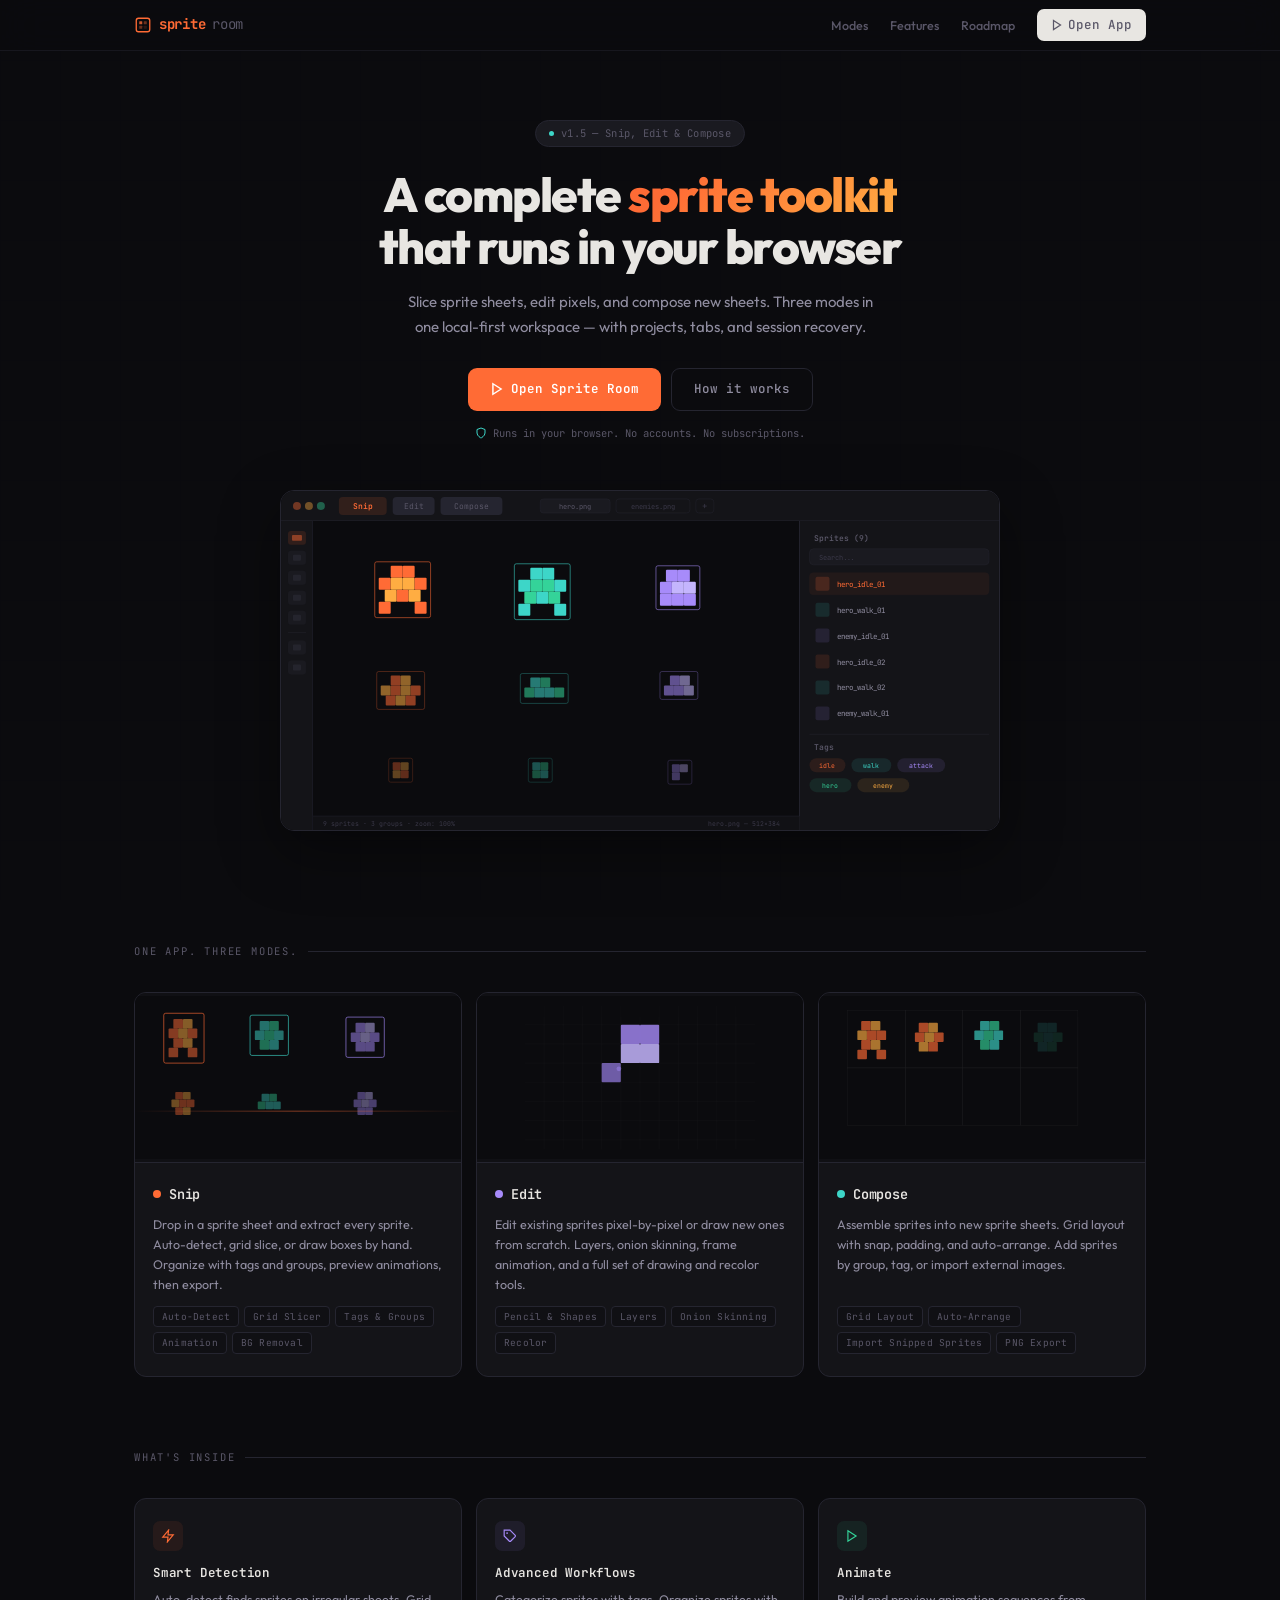
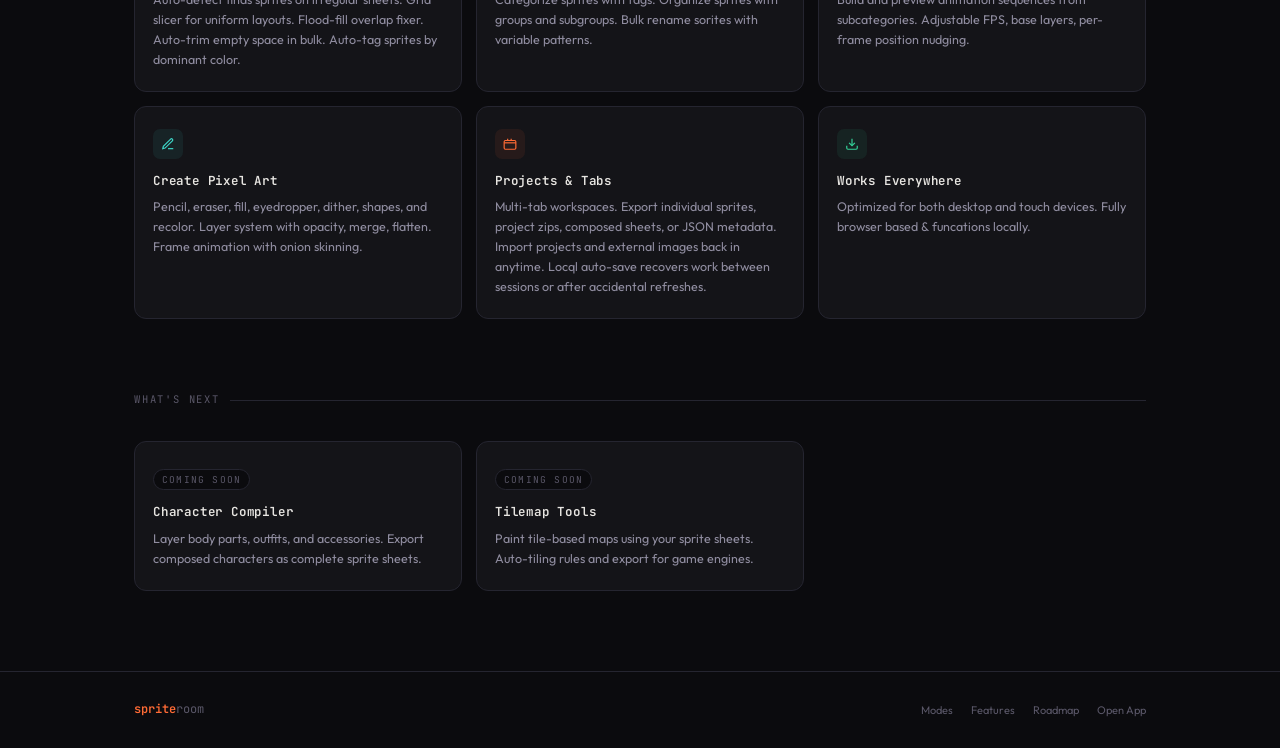
<file: index.html>
<!DOCTYPE html>
<html lang="en">
<head>
<meta charset="UTF-8">
<meta name="viewport" content="width=device-width, initial-scale=1.0">
<title>Sprite Room — Local-First Sprite Tools</title>
<link href="https://fonts.googleapis.com/css2?family=JetBrains+Mono:wght@400;500;600;700&family=Outfit:wght@300;400;500;600;700;800&display=swap" rel="stylesheet">
<style>
*,*::before,*::after{margin:0;padding:0;box-sizing:border-box}
:root{
  --bg:#0b0b0e;--bg2:#101014;--surface:#141418;--surface2:#1a1a20;--surface3:#222229;
  --border:#252530;--border-hi:#35353f;--text:#e8e6e2;--text2:#908da0;--text3:#5a5768;
  --accent:#ff6b35;--accent2:#ffad42;--accent-soft:rgba(255,107,53,.08);--accent-glow:rgba(255,107,53,.14);
  --teal:#3dd6c8;--teal-soft:rgba(61,214,200,.08);--violet:#a78bfa;--violet-soft:rgba(167,139,250,.08);
  --green:#34d399;--green-soft:rgba(52,211,153,.08);
  --mono:'JetBrains Mono',monospace;--body:'Outfit',sans-serif;
}
html{scroll-behavior:smooth}
body{background:var(--bg);color:var(--text);font-family:var(--body);overflow-x:hidden;line-height:1.65;-webkit-font-smoothing:antialiased}
.wrap{max-width:1060px;margin:0 auto;padding:0 24px}
a{color:inherit;text-decoration:none}
body::before{content:'';position:fixed;inset:0;z-index:0;pointer-events:none;opacity:.018;background-image:linear-gradient(var(--border) 1px,transparent 1px),linear-gradient(90deg,var(--border) 1px,transparent 1px);background-size:60px 60px}

nav{position:fixed;top:0;left:0;right:0;z-index:100;background:rgba(11,11,14,.8);backdrop-filter:blur(20px) saturate(1.5);border-bottom:1px solid rgba(37,37,48,.5)}
nav .wrap{display:flex;align-items:center;height:50px;gap:14px}
.nav-logo{font-family:var(--mono);font-weight:700;font-size:14px;color:var(--accent);display:flex;align-items:center;gap:7px;flex-shrink:0;letter-spacing:-.3px}
.nav-logo svg{flex-shrink:0}
.nav-logo .room{color:var(--text3);font-weight:400}
.nav-r{display:flex;gap:22px;align-items:center;margin-left:auto}
.nav-r a{font-size:12.5px;font-weight:500;color:var(--text3);transition:color .2s}
.nav-r a:hover{color:var(--text)}
.nav-open{display:inline-flex;align-items:center;gap:5px;padding:6px 14px;border-radius:7px;font-family:var(--mono);font-size:11.5px;font-weight:600;background:var(--text);color:var(--bg);transition:all .2s;flex-shrink:0}
.nav-open:hover{background:#fff;transform:translateY(-1px)}
@media(max-width:640px){.nav-r a:not(.nav-open){display:none}.nav-r{gap:0}}

.hero{position:relative;z-index:1;padding:120px 0 48px}
.hero .wrap{display:flex;flex-direction:column;align-items:center;text-align:center}
.hero-chip{display:inline-flex;align-items:center;gap:7px;padding:4px 13px;border-radius:20px;margin-bottom:22px;background:var(--surface2);border:1px solid var(--border);font-family:var(--mono);font-size:10.5px;color:var(--text3);letter-spacing:.3px}
.hero-chip .dot{width:5px;height:5px;border-radius:50%;background:var(--teal)}
h1{font-family:var(--body);font-weight:800;font-size:clamp(30px,4.8vw,48px);line-height:1.08;letter-spacing:-1.5px;margin-bottom:16px}
h1 .hl{background:linear-gradient(135deg,var(--accent) 20%,var(--accent2));-webkit-background-clip:text;-webkit-text-fill-color:transparent;background-clip:text}
.hero-sub{font-size:15px;color:var(--text2);max-width:480px;line-height:1.7;margin-bottom:28px}
.hero-actions{display:flex;gap:10px;flex-wrap:wrap;justify-content:center;margin-bottom:14px}
.btn-go{display:inline-flex;align-items:center;gap:7px;padding:10px 22px;border-radius:9px;font-family:var(--mono);font-size:12.5px;font-weight:600;background:var(--accent);color:#fff;transition:all .25s;border:none;cursor:pointer}
.btn-go:hover{background:#e55a28;transform:translateY(-1px)}
.btn-ghost{display:inline-flex;align-items:center;gap:7px;padding:10px 22px;border-radius:9px;font-family:var(--mono);font-size:12.5px;font-weight:500;background:transparent;color:var(--text2);border:1px solid var(--border);transition:all .25s;cursor:pointer}
.btn-ghost:hover{border-color:var(--border-hi);color:var(--text);transform:translateY(-1px)}
.hero-note{font-family:var(--mono);font-size:10.5px;color:var(--text3);display:flex;align-items:center;gap:6px}
.hero-note svg{color:var(--teal);flex-shrink:0}

.hero-ill{margin-top:48px;width:100%;max-width:720px}
.hero-frame{border-radius:14px;overflow:hidden;border:1px solid var(--border);background:var(--surface);box-shadow:0 20px 60px rgba(0,0,0,.4)}
.hero-frame svg{width:100%;display:block}
@media(max-width:700px){.hero-ill{max-width:100%}}

.sec{position:relative;z-index:1}
.sec-label{display:flex;align-items:center;gap:10px;font-family:var(--mono);font-size:10.5px;text-transform:uppercase;letter-spacing:1.8px;color:var(--text3);margin-bottom:32px}
.sec-label::after{content:'';flex:1;height:1px;background:var(--border)}

.modes{padding:64px 0 0}
.modes-grid{display:grid;grid-template-columns:repeat(3,1fr);gap:14px}
.mode{background:var(--surface);border:1px solid var(--border);border-radius:12px;overflow:hidden;transition:border-color .3s,transform .3s;display:flex;flex-direction:column}
.mode:hover{border-color:var(--border-hi);transform:translateY(-2px)}
.mode-vis{height:170px;border-bottom:1px solid var(--border);background:var(--bg2);overflow:hidden}
.mode-vis svg{width:100%;height:100%}
.mode-body{padding:20px 18px 22px;flex:1;display:flex;flex-direction:column}
.mode-head{display:flex;align-items:center;gap:8px;margin-bottom:8px}
.mode-dot{width:8px;height:8px;border-radius:50%;flex-shrink:0}
.mode-dot.orange{background:var(--accent)}.mode-dot.violet{background:var(--violet)}.mode-dot.teal{background:var(--teal)}
.mode h3{font-family:var(--mono);font-size:13.5px;font-weight:600;letter-spacing:-.2px}
.mode p{font-size:12.5px;color:var(--text2);line-height:1.6;margin-bottom:12px;flex:1}
.mode-caps{display:flex;flex-wrap:wrap;gap:5px}
.mode-cap{font-family:var(--mono);font-size:9.5px;padding:2px 8px;border-radius:4px;background:var(--bg2);border:1px solid var(--border);color:var(--text3);letter-spacing:.2px}
@media(max-width:800px){.modes-grid{grid-template-columns:1fr;max-width:380px;margin:0 auto}}

.features{padding:72px 0 0}
.feat-grid{display:grid;grid-template-columns:repeat(3,1fr);gap:14px}
.feat{background:var(--surface);border:1px solid var(--border);border-radius:12px;padding:22px 18px;transition:border-color .3s,transform .3s;display:flex;flex-direction:column}
.feat:hover{border-color:var(--border-hi);transform:translateY(-2px)}
.feat-icon{width:30px;height:30px;border-radius:7px;display:flex;align-items:center;justify-content:center;margin-bottom:12px;flex-shrink:0}
.feat-icon.orange{background:var(--accent-soft);color:var(--accent)}
.feat-icon.teal{background:var(--teal-soft);color:var(--teal)}
.feat-icon.violet{background:var(--violet-soft);color:var(--violet)}
.feat-icon.green{background:var(--green-soft);color:var(--green)}
.feat h3{font-family:var(--mono);font-size:12.5px;font-weight:600;letter-spacing:-.2px;margin-bottom:5px}
.feat p{font-size:12.5px;color:var(--text2);line-height:1.6}
@media(max-width:700px){.feat-grid{grid-template-columns:1fr 1fr}}
@media(max-width:480px){.feat-grid{grid-template-columns:1fr}}

.roadmap{padding:72px 0 0}
.road-grid{display:grid;grid-template-columns:repeat(3,1fr);gap:14px}
.road{background:var(--surface);border:1px solid var(--border);border-radius:12px;padding:22px 18px;transition:border-color .3s,transform .3s}
.road:hover{border-color:var(--border-hi);transform:translateY(-2px)}
.road-badge{display:inline-block;font-family:var(--mono);font-size:9.5px;text-transform:uppercase;letter-spacing:1.2px;color:var(--text3);background:var(--bg);border:1px solid var(--border);padding:2px 8px;border-radius:12px;margin-bottom:12px}
.road h3{font-family:var(--mono);font-size:12.5px;font-weight:600;letter-spacing:-.2px;margin-bottom:5px}
.road p{font-size:12.5px;color:var(--text2);line-height:1.6}
@media(max-width:600px){.road-grid{grid-template-columns:1fr}}

footer{position:relative;z-index:1;margin-top:80px;padding:28px 0;border-top:1px solid var(--border)}
footer .wrap{display:flex;align-items:center;justify-content:space-between}
.foot-logo{font-family:var(--mono);font-size:12px;color:var(--text3)}
.foot-logo span{color:var(--accent);font-weight:600}
.foot-r{display:flex;gap:18px}
.foot-r a{font-size:11px;color:var(--text3);transition:color .2s}
.foot-r a:hover{color:var(--text)}

.rv{opacity:0;transform:translateY(20px);transition:opacity .6s cubic-bezier(.22,1,.36,1),transform .6s cubic-bezier(.22,1,.36,1)}
.rv.vis{opacity:1;transform:translateY(0)}
.s1{transition-delay:.04s}.s2{transition-delay:.08s}.s3{transition-delay:.12s}
.s4{transition-delay:.16s}.s5{transition-delay:.2s}.s6{transition-delay:.24s}
</style>
</head>
<body>

<nav>
  <div class="wrap">
    <a href="#" class="nav-logo">
      <svg width="18" height="18" viewBox="0 0 24 24" fill="none" stroke="currentColor" stroke-width="1.75"><rect x="3" y="3" width="18" height="18" rx="3"/><rect x="7" y="7" width="4" height="4" rx=".5" fill="currentColor" stroke="none" opacity=".8"/><rect x="13" y="7" width="4" height="4" rx=".5" fill="currentColor" stroke="none" opacity=".4"/><rect x="7" y="13" width="4" height="4" rx=".5" fill="currentColor" stroke="none" opacity=".4"/><rect x="13" y="13" width="4" height="4" rx=".5" fill="currentColor" stroke="none" opacity=".15"/></svg>
      sprite<span class="room">room</span>
    </a>
    <div class="nav-r">
      <a href="#modes">Modes</a>
      <a href="#features">Features</a>
      <a href="#roadmap">Roadmap</a>
      <a href="./tools/spritesnip/index.html" class="nav-open">
        <svg width="12" height="12" viewBox="0 0 24 24" fill="none" stroke="currentColor" stroke-width="2.5"><polygon points="5 3 19 12 5 21 5 3"/></svg>
        Open App
      </a>
    </div>
  </div>
</nav>

<section class="hero">
  <div class="wrap">
    <div class="hero-chip"><span class="dot"></span>v1.5 — Snip, Edit &amp; Compose</div>
    <h1>A complete <span class="hl">sprite toolkit</span><br>that runs in your browser</h1>
    <p class="hero-sub">Slice sprite sheets, edit pixels, and compose new sheets. Three modes in one local-first workspace — with projects, tabs, and session recovery.</p>
    <div class="hero-actions">
      <a href="./tools/spritesnip/index.html" class="btn-go"><svg width="14" height="14" viewBox="0 0 24 24" fill="none" stroke="currentColor" stroke-width="2.5"><polygon points="5 3 19 12 5 21 5 3"/></svg>Open Sprite Room</a>
      <a href="#modes" class="btn-ghost">How it works</a>
    </div>
    <div class="hero-note">
      <svg width="12" height="12" viewBox="0 0 24 24" fill="none" stroke="currentColor" stroke-width="2"><path d="M12 22s8-4 8-10V5l-8-3-8 3v7c0 6 8 10 8 10z"/></svg>
      Runs in your browser. No accounts. No subscriptions.
    </div>

    <div class="hero-ill">
      <div class="hero-frame">
        <svg viewBox="0 0 720 340" xmlns="http://www.w3.org/2000/svg">
          <rect width="720" height="340" fill="#0b0b0e"/>
          <!-- Title bar -->
          <rect x="0" y="0" width="720" height="30" fill="#141418"/>
          <line x1="0" y1="30" x2="720" y2="30" stroke="#252530"/>
          <circle cx="16" cy="15" r="4" fill="#ff6b35" opacity=".4"/>
          <circle cx="28" cy="15" r="4" fill="#ffad42" opacity=".4"/>
          <circle cx="40" cy="15" r="4" fill="#34d399" opacity=".4"/>
          <!-- Mode tabs -->
          <rect x="58" y="6" width="48" height="18" rx="4" fill="#ff6b35" opacity=".12"/>
          <text x="82" y="18" text-anchor="middle" font-family="JetBrains Mono,monospace" font-size="8" fill="#ff6b35" font-weight="600">Snip</text>
          <rect x="112" y="6" width="42" height="18" rx="4" fill="#252530"/>
          <text x="133" y="18" text-anchor="middle" font-family="JetBrains Mono,monospace" font-size="8" fill="#5a5768">Edit</text>
          <rect x="160" y="6" width="62" height="18" rx="4" fill="#252530"/>
          <text x="191" y="18" text-anchor="middle" font-family="JetBrains Mono,monospace" font-size="8" fill="#5a5768">Compose</text>
          <!-- Project tabs -->
          <rect x="260" y="8" width="70" height="14" rx="3" fill="#1a1a20" stroke="#252530" stroke-width=".5"/>
          <text x="295" y="18" text-anchor="middle" font-family="JetBrains Mono,monospace" font-size="7" fill="#5a5768">hero.png</text>
          <rect x="336" y="8" width="74" height="14" rx="3" fill="#141418" stroke="#252530" stroke-width=".5"/>
          <text x="373" y="18" text-anchor="middle" font-family="JetBrains Mono,monospace" font-size="7" fill="#3a3848">enemies.png</text>
          <rect x="416" y="8" width="18" height="14" rx="3" fill="#141418" stroke="#252530" stroke-width=".5"/>
          <text x="425" y="18" text-anchor="middle" font-family="JetBrains Mono,monospace" font-size="9" fill="#3a3848">+</text>

          <!-- Left toolbar -->
          <rect x="0" y="30" width="32" height="310" fill="#141418"/>
          <line x1="32" y1="30" x2="32" y2="340" stroke="#252530"/>
          <rect x="7" y="40" width="18" height="14" rx="3" fill="#ff6b35" opacity=".12"/><rect x="11" y="44" width="10" height="6" rx="1" fill="#ff6b35" opacity=".45"/>
          <rect x="7" y="60" width="18" height="14" rx="3" fill="#1a1a20"/><rect x="12" y="64" width="8" height="6" rx="1" fill="#3a3848" opacity=".35"/>
          <rect x="7" y="80" width="18" height="14" rx="3" fill="#1a1a20"/><rect x="12" y="84" width="8" height="6" rx="1" fill="#3a3848" opacity=".35"/>
          <rect x="7" y="100" width="18" height="14" rx="3" fill="#1a1a20"/><rect x="12" y="104" width="8" height="6" rx="1" fill="#3a3848" opacity=".35"/>
          <rect x="7" y="120" width="18" height="14" rx="3" fill="#1a1a20"/><rect x="12" y="124" width="8" height="6" rx="1" fill="#3a3848" opacity=".35"/>
          <line x1="7" y1="142" x2="25" y2="142" stroke="#252530" stroke-width=".5"/>
          <rect x="7" y="150" width="18" height="14" rx="3" fill="#1a1a20"/><rect x="12" y="154" width="8" height="6" rx="1" fill="#3a3848" opacity=".35"/>
          <rect x="7" y="170" width="18" height="14" rx="3" fill="#1a1a20"/><rect x="12" y="174" width="8" height="6" rx="1" fill="#3a3848" opacity=".35"/>

          <!-- Canvas -->
          <rect x="32" y="30" width="488" height="310" fill="#0b0b0e"/>

          <!-- Sprite 1 — orange character, well-centered -->
          <g>
            <rect x="110" y="75" width="12" height="12" fill="#ff6b35" rx="1"/>
            <rect x="122" y="75" width="12" height="12" fill="#ff6b35" rx="1"/>
            <rect x="98" y="87" width="12" height="12" fill="#ff6b35" rx="1"/>
            <rect x="110" y="87" width="12" height="12" fill="#ffad42" rx="1"/>
            <rect x="122" y="87" width="12" height="12" fill="#ffad42" rx="1"/>
            <rect x="134" y="87" width="12" height="12" fill="#ff6b35" rx="1"/>
            <rect x="104" y="99" width="12" height="12" fill="#ffad42" rx="1"/>
            <rect x="116" y="99" width="12" height="12" fill="#ff6b35" rx="1"/>
            <rect x="128" y="99" width="12" height="12" fill="#ffad42" rx="1"/>
            <rect x="98" y="111" width="12" height="12" fill="#ff6b35" rx="1"/>
            <rect x="134" y="111" width="12" height="12" fill="#ff6b35" rx="1"/>
            <rect x="94" y="71" width="56" height="56" rx="2" fill="none" stroke="#ff6b35" stroke-width="1" opacity=".55"/>
          </g>

          <!-- Sprite 2 — teal character -->
          <g>
            <rect x="250" y="77" width="12" height="12" fill="#3dd6c8" rx="1"/>
            <rect x="262" y="77" width="12" height="12" fill="#3dd6c8" rx="1"/>
            <rect x="238" y="89" width="12" height="12" fill="#3dd6c8" rx="1"/>
            <rect x="250" y="89" width="12" height="12" fill="#34d399" rx="1"/>
            <rect x="262" y="89" width="12" height="12" fill="#34d399" rx="1"/>
            <rect x="274" y="89" width="12" height="12" fill="#3dd6c8" rx="1"/>
            <rect x="244" y="101" width="12" height="12" fill="#34d399" rx="1"/>
            <rect x="256" y="101" width="12" height="12" fill="#3dd6c8" rx="1"/>
            <rect x="268" y="101" width="12" height="12" fill="#34d399" rx="1"/>
            <rect x="238" y="113" width="12" height="12" fill="#3dd6c8" rx="1"/>
            <rect x="274" y="113" width="12" height="12" fill="#3dd6c8" rx="1"/>
            <rect x="234" y="73" width="56" height="56" rx="2" fill="none" stroke="#3dd6c8" stroke-width="1" opacity=".55"/>
          </g>

          <!-- Sprite 3 — violet character -->
          <g>
            <rect x="386" y="79" width="12" height="12" fill="#a78bfa" rx="1"/>
            <rect x="398" y="79" width="12" height="12" fill="#a78bfa" rx="1"/>
            <rect x="380" y="91" width="12" height="12" fill="#a78bfa" rx="1"/>
            <rect x="392" y="91" width="12" height="12" fill="#c4b5fd" rx="1"/>
            <rect x="404" y="91" width="12" height="12" fill="#c4b5fd" rx="1"/>
            <rect x="380" y="103" width="12" height="12" fill="#a78bfa" rx="1"/>
            <rect x="392" y="103" width="12" height="12" fill="#a78bfa" rx="1"/>
            <rect x="404" y="103" width="12" height="12" fill="#a78bfa" rx="1"/>
            <rect x="376" y="75" width="44" height="44" rx="2" fill="none" stroke="#a78bfa" stroke-width="1" opacity=".55"/>
          </g>

          <!-- Row 2 — smaller variants -->
          <g opacity=".55">
            <rect x="110" y="185" width="10" height="10" fill="#ff6b35" rx="1"/>
            <rect x="120" y="185" width="10" height="10" fill="#ffad42" rx="1"/>
            <rect x="100" y="195" width="10" height="10" fill="#ffad42" rx="1"/>
            <rect x="110" y="195" width="10" height="10" fill="#ff6b35" rx="1"/>
            <rect x="120" y="195" width="10" height="10" fill="#ffad42" rx="1"/>
            <rect x="130" y="195" width="10" height="10" fill="#ff6b35" rx="1"/>
            <rect x="105" y="205" width="10" height="10" fill="#ff6b35" rx="1"/>
            <rect x="115" y="205" width="10" height="10" fill="#ffad42" rx="1"/>
            <rect x="125" y="205" width="10" height="10" fill="#ff6b35" rx="1"/>
            <rect x="96" y="181" width="48" height="38" rx="2" fill="none" stroke="#ff6b35" stroke-width="1" opacity=".5"/>
          </g>
          <g opacity=".55">
            <rect x="250" y="187" width="10" height="10" fill="#3dd6c8" rx="1"/>
            <rect x="260" y="187" width="10" height="10" fill="#34d399" rx="1"/>
            <rect x="244" y="197" width="10" height="10" fill="#34d399" rx="1"/>
            <rect x="254" y="197" width="10" height="10" fill="#3dd6c8" rx="1"/>
            <rect x="264" y="197" width="10" height="10" fill="#3dd6c8" rx="1"/>
            <rect x="274" y="197" width="10" height="10" fill="#34d399" rx="1"/>
            <rect x="240" y="183" width="48" height="30" rx="2" fill="none" stroke="#3dd6c8" stroke-width="1" opacity=".5"/>
          </g>
          <g opacity=".55">
            <rect x="390" y="185" width="10" height="10" fill="#a78bfa" rx="1"/>
            <rect x="400" y="185" width="10" height="10" fill="#c4b5fd" rx="1"/>
            <rect x="384" y="195" width="10" height="10" fill="#a78bfa" rx="1"/>
            <rect x="394" y="195" width="10" height="10" fill="#a78bfa" rx="1"/>
            <rect x="404" y="195" width="10" height="10" fill="#c4b5fd" rx="1"/>
            <rect x="380" y="181" width="38" height="28" rx="2" fill="none" stroke="#a78bfa" stroke-width="1" opacity=".5"/>
          </g>

          <!-- Row 3 — smallest -->
          <g opacity=".35">
            <rect x="112" y="272" width="8" height="8" fill="#ff6b35" rx="1"/>
            <rect x="120" y="272" width="8" height="8" fill="#ffad42" rx="1"/>
            <rect x="112" y="280" width="8" height="8" fill="#ffad42" rx="1"/>
            <rect x="120" y="280" width="8" height="8" fill="#ff6b35" rx="1"/>
            <rect x="108" y="268" width="24" height="24" rx="2" fill="none" stroke="#ff6b35" stroke-width="1" opacity=".5"/>
          </g>
          <g opacity=".35">
            <rect x="252" y="272" width="8" height="8" fill="#3dd6c8" rx="1"/>
            <rect x="260" y="272" width="8" height="8" fill="#34d399" rx="1"/>
            <rect x="252" y="280" width="8" height="8" fill="#34d399" rx="1"/>
            <rect x="260" y="280" width="8" height="8" fill="#3dd6c8" rx="1"/>
            <rect x="248" y="268" width="24" height="24" rx="2" fill="none" stroke="#3dd6c8" stroke-width="1" opacity=".5"/>
          </g>
          <g opacity=".35">
            <rect x="392" y="274" width="8" height="8" fill="#a78bfa" rx="1"/>
            <rect x="400" y="274" width="8" height="8" fill="#c4b5fd" rx="1"/>
            <rect x="392" y="282" width="8" height="8" fill="#a78bfa" rx="1"/>
            <rect x="388" y="270" width="24" height="24" rx="2" fill="none" stroke="#a78bfa" stroke-width="1" opacity=".5"/>
          </g>

          <!-- Right panel -->
          <rect x="520" y="30" width="200" height="310" fill="#141418"/>
          <line x1="520" y1="30" x2="520" y2="340" stroke="#252530"/>
          <text x="534" y="50" font-family="JetBrains Mono,monospace" font-size="8" fill="#5a5768" font-weight="600">Sprites (9)</text>
          <rect x="530" y="58" width="180" height="16" rx="4" fill="#1a1a20" stroke="#252530" stroke-width=".5"/>
          <text x="540" y="69" font-family="JetBrains Mono,monospace" font-size="7" fill="#3a3848">Search...</text>
          <!-- List -->
          <rect x="530" y="82" width="180" height="22" rx="4" fill="#ff6b35" opacity=".06" stroke="#ff6b35" stroke-width=".5"/>
          <rect x="536" y="86" width="14" height="14" rx="2" fill="#ff6b35" opacity=".18"/>
          <text x="558" y="96" font-family="JetBrains Mono,monospace" font-size="7.5" fill="#ff6b35">hero_idle_01</text>
          <rect x="530" y="108" width="180" height="22" rx="4" fill="transparent"/>
          <rect x="536" y="112" width="14" height="14" rx="2" fill="#3dd6c8" opacity=".12"/>
          <text x="558" y="122" font-family="JetBrains Mono,monospace" font-size="7.5" fill="#908da0">hero_walk_01</text>
          <rect x="530" y="134" width="180" height="22" rx="4" fill="transparent"/>
          <rect x="536" y="138" width="14" height="14" rx="2" fill="#a78bfa" opacity=".12"/>
          <text x="558" y="148" font-family="JetBrains Mono,monospace" font-size="7.5" fill="#908da0">enemy_idle_01</text>
          <rect x="530" y="160" width="180" height="22" rx="4" fill="transparent"/>
          <rect x="536" y="164" width="14" height="14" rx="2" fill="#ff6b35" opacity=".12"/>
          <text x="558" y="174" font-family="JetBrains Mono,monospace" font-size="7.5" fill="#908da0">hero_idle_02</text>
          <rect x="530" y="186" width="180" height="22" rx="4" fill="transparent"/>
          <rect x="536" y="190" width="14" height="14" rx="2" fill="#3dd6c8" opacity=".12"/>
          <text x="558" y="200" font-family="JetBrains Mono,monospace" font-size="7.5" fill="#908da0">hero_walk_02</text>
          <rect x="530" y="212" width="180" height="22" rx="4" fill="transparent"/>
          <rect x="536" y="216" width="14" height="14" rx="2" fill="#a78bfa" opacity=".12"/>
          <text x="558" y="226" font-family="JetBrains Mono,monospace" font-size="7.5" fill="#908da0">enemy_walk_01</text>
          <!-- Tags -->
          <line x1="530" y1="244" x2="710" y2="244" stroke="#252530" stroke-width=".5"/>
          <text x="534" y="260" font-family="JetBrains Mono,monospace" font-size="8" fill="#5a5768" font-weight="600">Tags</text>
          <rect x="530" y="268" width="36" height="14" rx="7" fill="#ff6b35" opacity=".1"/>
          <text x="548" y="278" text-anchor="middle" font-family="JetBrains Mono,monospace" font-size="6.5" fill="#ff6b35">idle</text>
          <rect x="572" y="268" width="40" height="14" rx="7" fill="#3dd6c8" opacity=".1"/>
          <text x="592" y="278" text-anchor="middle" font-family="JetBrains Mono,monospace" font-size="6.5" fill="#3dd6c8">walk</text>
          <rect x="618" y="268" width="48" height="14" rx="7" fill="#a78bfa" opacity=".1"/>
          <text x="642" y="278" text-anchor="middle" font-family="JetBrains Mono,monospace" font-size="6.5" fill="#a78bfa">attack</text>
          <rect x="530" y="288" width="42" height="14" rx="7" fill="#34d399" opacity=".1"/>
          <text x="551" y="298" text-anchor="middle" font-family="JetBrains Mono,monospace" font-size="6.5" fill="#34d399">hero</text>
          <rect x="578" y="288" width="52" height="14" rx="7" fill="#ffad42" opacity=".1"/>
          <text x="604" y="298" text-anchor="middle" font-family="JetBrains Mono,monospace" font-size="6.5" fill="#ffad42">enemy</text>

          <!-- Status bar -->
          <rect x="32" y="326" width="488" height="14" fill="#111115"/>
          <line x1="32" y1="326" x2="520" y2="326" stroke="#252530" stroke-width=".5"/>
          <text x="42" y="336" font-family="JetBrains Mono,monospace" font-size="6.5" fill="#3a3848">9 sprites · 3 groups · zoom: 100%</text>
          <text x="500" y="336" text-anchor="end" font-family="JetBrains Mono,monospace" font-size="6.5" fill="#3a3848">hero.png — 512×384</text>
        </svg>
      </div>
    </div>
  </div>
</section>

<!-- MODES -->
<section class="sec modes" id="modes">
  <div class="wrap">
    <div class="sec-label rv">One App. Three Modes.</div>
    <div class="modes-grid">

      <div class="mode rv s1">
        <div class="mode-vis">
          <svg viewBox="0 0 340 170" xmlns="http://www.w3.org/2000/svg">
            <rect width="340" height="170" fill="#0b0b0e"/>
            <!-- Row 1 sprites -->
            <g>
              <rect x="40" y="24" width="10" height="10" fill="#ff6b35" rx="1" opacity=".5"/>
              <rect x="50" y="24" width="10" height="10" fill="#ffad42" rx="1" opacity=".5"/>
              <rect x="35" y="34" width="10" height="10" fill="#ff6b35" rx="1" opacity=".5"/>
              <rect x="45" y="34" width="10" height="10" fill="#ffad42" rx="1" opacity=".5"/>
              <rect x="55" y="34" width="10" height="10" fill="#ff6b35" rx="1" opacity=".5"/>
              <rect x="40" y="44" width="10" height="10" fill="#ff6b35" rx="1" opacity=".5"/>
              <rect x="50" y="44" width="10" height="10" fill="#ffad42" rx="1" opacity=".5"/>
              <rect x="35" y="54" width="10" height="10" fill="#ff6b35" rx="1" opacity=".5"/>
              <rect x="55" y="54" width="10" height="10" fill="#ff6b35" rx="1" opacity=".5"/>
            </g>
            <g>
              <rect x="130" y="26" width="10" height="10" fill="#3dd6c8" rx="1" opacity=".5"/>
              <rect x="140" y="26" width="10" height="10" fill="#34d399" rx="1" opacity=".5"/>
              <rect x="125" y="36" width="10" height="10" fill="#3dd6c8" rx="1" opacity=".5"/>
              <rect x="135" y="36" width="10" height="10" fill="#34d399" rx="1" opacity=".5"/>
              <rect x="145" y="36" width="10" height="10" fill="#3dd6c8" rx="1" opacity=".5"/>
              <rect x="130" y="46" width="10" height="10" fill="#34d399" rx="1" opacity=".5"/>
              <rect x="140" y="46" width="10" height="10" fill="#3dd6c8" rx="1" opacity=".5"/>
            </g>
            <g>
              <rect x="230" y="28" width="10" height="10" fill="#a78bfa" rx="1" opacity=".5"/>
              <rect x="240" y="28" width="10" height="10" fill="#c4b5fd" rx="1" opacity=".5"/>
              <rect x="225" y="38" width="10" height="10" fill="#a78bfa" rx="1" opacity=".5"/>
              <rect x="235" y="38" width="10" height="10" fill="#c4b5fd" rx="1" opacity=".5"/>
              <rect x="245" y="38" width="10" height="10" fill="#a78bfa" rx="1" opacity=".5"/>
              <rect x="230" y="48" width="10" height="10" fill="#a78bfa" rx="1" opacity=".5"/>
              <rect x="240" y="48" width="10" height="10" fill="#a78bfa" rx="1" opacity=".5"/>
            </g>
            <!-- Row 2 -->
            <g opacity=".4">
              <rect x="42" y="100" width="8" height="8" fill="#ff6b35" rx="1"/><rect x="50" y="100" width="8" height="8" fill="#ffad42" rx="1"/>
              <rect x="38" y="108" width="8" height="8" fill="#ffad42" rx="1"/><rect x="46" y="108" width="8" height="8" fill="#ff6b35" rx="1"/><rect x="54" y="108" width="8" height="8" fill="#ff6b35" rx="1"/>
              <rect x="42" y="116" width="8" height="8" fill="#ff6b35" rx="1"/><rect x="50" y="116" width="8" height="8" fill="#ffad42" rx="1"/>
            </g>
            <g opacity=".4">
              <rect x="132" y="102" width="8" height="8" fill="#3dd6c8" rx="1"/><rect x="140" y="102" width="8" height="8" fill="#34d399" rx="1"/>
              <rect x="128" y="110" width="8" height="8" fill="#34d399" rx="1"/><rect x="136" y="110" width="8" height="8" fill="#3dd6c8" rx="1"/><rect x="144" y="110" width="8" height="8" fill="#3dd6c8" rx="1"/>
            </g>
            <g opacity=".4">
              <rect x="232" y="100" width="8" height="8" fill="#a78bfa" rx="1"/><rect x="240" y="100" width="8" height="8" fill="#c4b5fd" rx="1"/>
              <rect x="228" y="108" width="8" height="8" fill="#a78bfa" rx="1"/><rect x="236" y="108" width="8" height="8" fill="#c4b5fd" rx="1"/><rect x="244" y="108" width="8" height="8" fill="#a78bfa" rx="1"/>
              <rect x="232" y="116" width="8" height="8" fill="#a78bfa" rx="1"/><rect x="240" y="116" width="8" height="8" fill="#a78bfa" rx="1"/>
            </g>
            <!-- Detection boxes -->
            <rect x="30" y="18" width="42" height="52" rx="2" fill="none" stroke="#ff6b35" stroke-width="1" opacity="0">
              <animate attributeName="opacity" values="0;0;.65;.65" dur="3.5s" repeatCount="indefinite" keyTimes="0;.14;.2;1"/>
            </rect>
            <rect x="120" y="20" width="40" height="42" rx="2" fill="none" stroke="#3dd6c8" stroke-width="1" opacity="0">
              <animate attributeName="opacity" values="0;0;.65;.65" dur="3.5s" repeatCount="indefinite" keyTimes="0;.22;.28;1"/>
            </rect>
            <rect x="220" y="22" width="40" height="42" rx="2" fill="none" stroke="#a78bfa" stroke-width="1" opacity="0">
              <animate attributeName="opacity" values="0;0;.65;.65" dur="3.5s" repeatCount="indefinite" keyTimes="0;.3;.36;1"/>
            </rect>
            <rect x="34" y="94" width="34" height="34" rx="2" fill="none" stroke="#ff6b35" stroke-width="1" opacity="0">
              <animate attributeName="opacity" values="0;0;.65;.65" dur="3.5s" repeatCount="indefinite" keyTimes="0;.52;.58;1"/>
            </rect>
            <rect x="124" y="96" width="34" height="28" rx="2" fill="none" stroke="#3dd6c8" stroke-width="1" opacity="0">
              <animate attributeName="opacity" values="0;0;.65;.65" dur="3.5s" repeatCount="indefinite" keyTimes="0;.58;.64;1"/>
            </rect>
            <rect x="224" y="94" width="34" height="36" rx="2" fill="none" stroke="#a78bfa" stroke-width="1" opacity="0">
              <animate attributeName="opacity" values="0;0;.65;.65" dur="3.5s" repeatCount="indefinite" keyTimes="0;.64;.7;1"/>
            </rect>
            <!-- Scan line -->
            <rect x="0" y="0" width="340" height="1.5" rx=".75" fill="url(#snipScan)">
              <animateTransform attributeName="transform" type="translate" values="0 8;0 162;0 8" dur="3.5s" repeatCount="indefinite"/>
              <animate attributeName="opacity" values="0;.55;.55;0" dur="3.5s" repeatCount="indefinite"/>
            </rect>
            <defs><linearGradient id="snipScan" x1="0" y1="0" x2="340" y2="0" gradientUnits="userSpaceOnUse"><stop offset="0%" stop-color="#ff6b35" stop-opacity="0"/><stop offset="50%" stop-color="#ff6b35" stop-opacity=".6"/><stop offset="100%" stop-color="#ff6b35" stop-opacity="0"/></linearGradient></defs>
          </svg>
        </div>
        <div class="mode-body">
          <div class="mode-head"><div class="mode-dot orange"></div><h3>Snip</h3></div>
          <p>Drop in a sprite sheet and extract every sprite. Auto-detect, grid slice, or draw boxes by hand. Organize with tags and groups, preview animations, then export.</p>
          <div class="mode-caps">
            <span class="mode-cap">Auto-Detect</span><span class="mode-cap">Grid Slicer</span><span class="mode-cap">Tags & Groups</span><span class="mode-cap">Animation</span><span class="mode-cap">BG Removal</span>
          </div>
        </div>
      </div>

      <div class="mode rv s2">
        <div class="mode-vis">
          <svg viewBox="0 0 340 170" xmlns="http://www.w3.org/2000/svg">
            <rect width="340" height="170" fill="#0b0b0e"/>
            <g opacity=".05">
              <line x1="70" y1="10" x2="70" y2="160" stroke="#fff" stroke-width=".3"/><line x1="90" y1="10" x2="90" y2="160" stroke="#fff" stroke-width=".3"/><line x1="110" y1="10" x2="110" y2="160" stroke="#fff" stroke-width=".3"/><line x1="130" y1="10" x2="130" y2="160" stroke="#fff" stroke-width=".3"/><line x1="150" y1="10" x2="150" y2="160" stroke="#fff" stroke-width=".3"/><line x1="170" y1="10" x2="170" y2="160" stroke="#fff" stroke-width=".3"/><line x1="190" y1="10" x2="190" y2="160" stroke="#fff" stroke-width=".3"/><line x1="210" y1="10" x2="210" y2="160" stroke="#fff" stroke-width=".3"/><line x1="230" y1="10" x2="230" y2="160" stroke="#fff" stroke-width=".3"/><line x1="250" y1="10" x2="250" y2="160" stroke="#fff" stroke-width=".3"/><line x1="270" y1="10" x2="270" y2="160" stroke="#fff" stroke-width=".3"/>
              <line x1="50" y1="30" x2="290" y2="30" stroke="#fff" stroke-width=".3"/><line x1="50" y1="50" x2="290" y2="50" stroke="#fff" stroke-width=".3"/><line x1="50" y1="70" x2="290" y2="70" stroke="#fff" stroke-width=".3"/><line x1="50" y1="90" x2="290" y2="90" stroke="#fff" stroke-width=".3"/><line x1="50" y1="110" x2="290" y2="110" stroke="#fff" stroke-width=".3"/><line x1="50" y1="130" x2="290" y2="130" stroke="#fff" stroke-width=".3"/><line x1="50" y1="150" x2="290" y2="150" stroke="#fff" stroke-width=".3"/>
            </g>
            <!-- Pixels drawn sequentially -->
            <rect x="150" y="30" width="20" height="20" rx="1" fill="#a78bfa" opacity="0"><animate attributeName="opacity" values="0;0;.8;.8" dur="4s" repeatCount="indefinite" keyTimes="0;.06;.1;1"/></rect>
            <rect x="170" y="30" width="20" height="20" rx="1" fill="#a78bfa" opacity="0"><animate attributeName="opacity" values="0;0;.8;.8" dur="4s" repeatCount="indefinite" keyTimes="0;.1;.14;1"/></rect>
            <rect x="150" y="50" width="20" height="20" rx="1" fill="#c4b5fd" opacity="0"><animate attributeName="opacity" values="0;0;.85;.85" dur="4s" repeatCount="indefinite" keyTimes="0;.16;.2;1"/></rect>
            <rect x="170" y="50" width="20" height="20" rx="1" fill="#c4b5fd" opacity="0"><animate attributeName="opacity" values="0;0;.85;.85" dur="4s" repeatCount="indefinite" keyTimes="0;.2;.24;1"/></rect>
            <rect x="130" y="70" width="20" height="20" rx="1" fill="#a78bfa" opacity="0"><animate attributeName="opacity" values="0;0;.7;.7" dur="4s" repeatCount="indefinite" keyTimes="0;.28;.32;1"/></rect>
            <rect x="150" y="70" width="20" height="20" rx="1" fill="#a78bfa" opacity="0"><animate attributeName="opacity" values="0;0;.8;.8" dur="4s" repeatCount="indefinite" keyTimes="0;.32;.36;1"/></rect>
            <rect x="170" y="70" width="20" height="20" rx="1" fill="#a78bfa" opacity="0"><animate attributeName="opacity" values="0;0;.8;.8" dur="4s" repeatCount="indefinite" keyTimes="0;.36;.4;1"/></rect>
            <rect x="190" y="70" width="20" height="20" rx="1" fill="#a78bfa" opacity="0"><animate attributeName="opacity" values="0;0;.7;.7" dur="4s" repeatCount="indefinite" keyTimes="0;.4;.44;1"/></rect>
            <rect x="130" y="90" width="20" height="20" rx="1" fill="#7c3aed" opacity="0"><animate attributeName="opacity" values="0;0;.5;.5" dur="4s" repeatCount="indefinite" keyTimes="0;.48;.52;1"/></rect>
            <rect x="190" y="90" width="20" height="20" rx="1" fill="#7c3aed" opacity="0"><animate attributeName="opacity" values="0;0;.5;.5" dur="4s" repeatCount="indefinite" keyTimes="0;.52;.56;1"/></rect>
            <rect x="130" y="110" width="20" height="20" rx="1" fill="#a78bfa" opacity="0"><animate attributeName="opacity" values="0;0;.65;.65" dur="4s" repeatCount="indefinite" keyTimes="0;.6;.64;1"/></rect>
            <rect x="190" y="110" width="20" height="20" rx="1" fill="#a78bfa" opacity="0"><animate attributeName="opacity" values="0;0;.65;.65" dur="4s" repeatCount="indefinite" keyTimes="0;.64;.68;1"/></rect>
            <!-- Cursor dot -->
            <circle r="2.5" fill="#a78bfa" opacity=".45">
              <animate attributeName="cx" values="160;180;160;180;140;160;180;200;140;200;140;200;160" dur="4s" repeatCount="indefinite"/>
              <animate attributeName="cy" values="40;40;60;60;80;80;80;80;100;100;120;120;40" dur="4s" repeatCount="indefinite"/>
            </circle>
          </svg>
        </div>
        <div class="mode-body">
          <div class="mode-head"><div class="mode-dot violet"></div><h3>Edit</h3></div>
          <p>Edit existing sprites pixel-by-pixel or draw new ones from scratch. Layers, onion skinning, frame animation, and a full set of drawing and recolor tools.</p>
          <div class="mode-caps">
            <span class="mode-cap">Pencil & Shapes</span><span class="mode-cap">Layers</span><span class="mode-cap">Onion Skinning</span><span class="mode-cap">Recolor</span>
          </div>
        </div>
      </div>

      <div class="mode rv s3">
        <div class="mode-vis">
          <svg viewBox="0 0 340 170" xmlns="http://www.w3.org/2000/svg">
            <rect width="340" height="170" fill="#0b0b0e"/>
            <g opacity=".07">
              <rect x="30" y="15" width="60" height="60" stroke="#fff" stroke-width=".4" fill="none"/><rect x="90" y="15" width="60" height="60" stroke="#fff" stroke-width=".4" fill="none"/><rect x="150" y="15" width="60" height="60" stroke="#fff" stroke-width=".4" fill="none"/><rect x="210" y="15" width="60" height="60" stroke="#fff" stroke-width=".4" fill="none"/>
              <rect x="30" y="75" width="60" height="60" stroke="#fff" stroke-width=".4" fill="none"/><rect x="90" y="75" width="60" height="60" stroke="#fff" stroke-width=".4" fill="none"/><rect x="150" y="75" width="60" height="60" stroke="#fff" stroke-width=".4" fill="none"/><rect x="210" y="75" width="60" height="60" stroke="#fff" stroke-width=".4" fill="none"/>
            </g>
            <!-- Sprites populate cells -->
            <g opacity="0"><animate attributeName="opacity" values="0;0;.65;.65" dur="3.2s" repeatCount="indefinite" keyTimes="0;.08;.16;1"/>
              <rect x="44" y="26" width="10" height="10" fill="#ff6b35" rx="1"/><rect x="54" y="26" width="10" height="10" fill="#ffad42" rx="1"/><rect x="40" y="36" width="10" height="10" fill="#ffad42" rx="1"/><rect x="50" y="36" width="10" height="10" fill="#ff6b35" rx="1"/><rect x="60" y="36" width="10" height="10" fill="#ff6b35" rx="1"/><rect x="44" y="46" width="10" height="10" fill="#ff6b35" rx="1"/><rect x="54" y="46" width="10" height="10" fill="#ffad42" rx="1"/><rect x="40" y="56" width="10" height="10" fill="#ff6b35" rx="1"/><rect x="60" y="56" width="10" height="10" fill="#ff6b35" rx="1"/>
            </g>
            <g opacity="0"><animate attributeName="opacity" values="0;0;.65;.65" dur="3.2s" repeatCount="indefinite" keyTimes="0;.18;.26;1"/>
              <rect x="104" y="28" width="10" height="10" fill="#ff6b35" rx="1"/><rect x="114" y="28" width="10" height="10" fill="#ffad42" rx="1"/><rect x="100" y="38" width="10" height="10" fill="#ff6b35" rx="1"/><rect x="110" y="38" width="10" height="10" fill="#ffad42" rx="1"/><rect x="120" y="38" width="10" height="10" fill="#ff6b35" rx="1"/><rect x="104" y="48" width="10" height="10" fill="#ffad42" rx="1"/><rect x="114" y="48" width="10" height="10" fill="#ff6b35" rx="1"/>
            </g>
            <g opacity="0"><animate attributeName="opacity" values="0;0;.65;.65" dur="3.2s" repeatCount="indefinite" keyTimes="0;.28;.36;1"/>
              <rect x="168" y="26" width="10" height="10" fill="#3dd6c8" rx="1"/><rect x="178" y="26" width="10" height="10" fill="#34d399" rx="1"/><rect x="162" y="36" width="10" height="10" fill="#3dd6c8" rx="1"/><rect x="172" y="36" width="10" height="10" fill="#34d399" rx="1"/><rect x="182" y="36" width="10" height="10" fill="#3dd6c8" rx="1"/><rect x="168" y="46" width="10" height="10" fill="#34d399" rx="1"/><rect x="178" y="46" width="10" height="10" fill="#3dd6c8" rx="1"/>
            </g>
            <g opacity="0"><animate attributeName="opacity" values="0;0;.65;.65" dur="3.2s" repeatCount="indefinite" keyTimes="0;.38;.46;1"/>
              <rect x="228" y="28" width="10" height="10" fill="#3dd6c8" rx="1"/><rect x="238" y="28" width="10" height="10" fill="#3dd6c8" rx="1"/><rect x="224" y="38" width="10" height="10" fill="#34d399" rx="1"/><rect x="234" y="38" width="10" height="10" fill="#3dd6c8" rx="1"/><rect x="244" y="38" width="10" height="10" fill="#34d399" rx="1"/><rect x="228" y="48" width="10" height="10" fill="#3dd6c8" rx="1"/><rect x="238" y="48" width="10" height="10" fill="#34d399" rx="1"/>
            </g>
            <g opacity="0"><animate attributeName="opacity" values="0;0;.55;.55" dur="3.2s" repeatCount="indefinite" keyTimes="0;.5;.58;1"/>
              <rect x="46" y="88" width="8" height="8" fill="#a78bfa" rx="1"/><rect x="54" y="88" width="8" height="8" fill="#c4b5fd" rx="1"/><rect x="42" y="96" width="8" height="8" fill="#a78bfa" rx="1"/><rect x="50" y="96" width="8" height="8" fill="#c4b5fd" rx="1"/><rect x="58" y="96" width="8" height="8" fill="#a78bfa" rx="1"/><rect x="46" y="104" width="8" height="8" fill="#a78bfa" rx="1"/><rect x="54" y="104" width="8" height="8" fill="#a78bfa" rx="1"/>
            </g>
            <g opacity="0"><animate attributeName="opacity" values="0;0;.55;.55" dur="3.2s" repeatCount="indefinite" keyTimes="0;.58;.66;1"/>
              <rect x="106" y="88" width="8" height="8" fill="#a78bfa" rx="1"/><rect x="114" y="88" width="8" height="8" fill="#a78bfa" rx="1"/><rect x="102" y="96" width="8" height="8" fill="#c4b5fd" rx="1"/><rect x="110" y="96" width="8" height="8" fill="#a78bfa" rx="1"/><rect x="118" y="96" width="8" height="8" fill="#c4b5fd" rx="1"/>
            </g>
            <g opacity="0"><animate attributeName="opacity" values="0;0;.55;.55" dur="3.2s" repeatCount="indefinite" keyTimes="0;.66;.74;1"/>
              <rect x="168" y="86" width="8" height="8" fill="#ff6b35" rx="1"/><rect x="176" y="86" width="8" height="8" fill="#ff6b35" rx="1"/><rect x="164" y="94" width="8" height="8" fill="#ffad42" rx="1"/><rect x="172" y="94" width="8" height="8" fill="#ff6b35" rx="1"/><rect x="180" y="94" width="8" height="8" fill="#ffad42" rx="1"/><rect x="168" y="102" width="8" height="8" fill="#ff6b35" rx="1"/><rect x="176" y="102" width="8" height="8" fill="#ffad42" rx="1"/>
            </g>
            <g opacity="0"><animate attributeName="opacity" values="0;0;.55;.55" dur="3.2s" repeatCount="indefinite" keyTimes="0;.74;.82;1"/>
              <rect x="228" y="88" width="8" height="8" fill="#3dd6c8" rx="1"/><rect x="236" y="88" width="8" height="8" fill="#34d399" rx="1"/><rect x="224" y="96" width="8" height="8" fill="#3dd6c8" rx="1"/><rect x="232" y="96" width="8" height="8" fill="#34d399" rx="1"/><rect x="240" y="96" width="8" height="8" fill="#3dd6c8" rx="1"/>
            </g>
            <!-- Export badge -->
            <g opacity="0"><animate attributeName="opacity" values="0;0;0;.7;.7" dur="3.2s" repeatCount="indefinite" keyTimes="0;.8;.86;.92;1"/>
              <rect x="278" y="142" width="48" height="18" rx="5" fill="#141418" stroke="#3dd6c8" stroke-width=".5"/>
              <text x="302" y="154" text-anchor="middle" font-family="JetBrains Mono,monospace" font-size="7.5" fill="#3dd6c8" font-weight="600">.PNG</text>
            </g>
          </svg>
        </div>
        <div class="mode-body">
          <div class="mode-head"><div class="mode-dot teal"></div><h3>Compose</h3></div>
          <p>Assemble sprites into new sprite sheets. Grid layout with snap, padding, and auto-arrange. Add sprites by group, tag, or import external images.</p>
          <div class="mode-caps">
            <span class="mode-cap">Grid Layout</span><span class="mode-cap">Auto-Arrange</span><span class="mode-cap">Import Snipped Sprites</span><span class="mode-cap">PNG Export</span>
          </div>
        </div>
      </div>
    </div>
  </div>
</section>

<!-- FEATURES -->
<section class="sec features" id="features">
  <div class="wrap">
    <div class="sec-label rv">What's inside</div>
    <div class="feat-grid">
      <div class="feat rv s1">
        <div class="feat-icon orange"><svg width="14" height="14" viewBox="0 0 24 24" fill="none" stroke="currentColor" stroke-width="2"><polygon points="13 2 3 14 12 14 11 22 21 10 12 10 13 2"/></svg></div>
        <h3>Smart Detection</h3>
        <p>Auto-detect finds sprites on irregular sheets. Grid slicer for uniform layouts. Flood-fill overlap fixer. Auto-trim empty space in bulk. Auto-tag sprites by dominant color.</p>
      </div>
      <div class="feat rv s2">
        <div class="feat-icon violet"><svg width="14" height="14" viewBox="0 0 24 24" fill="none" stroke="currentColor" stroke-width="2"><path d="M20.59 13.41l-7.17 7.17a2 2 0 0 1-2.83 0L2 12V2h10l8.59 8.59a2 2 0 0 1 0 2.82z"/><circle cx="7" cy="7" r="1.5" fill="currentColor" stroke="none"/></svg></div>
        <h3>Advanced Workflows</h3>
        <p>Categorize sprites with tags. Organize sprites with groups and subgroups. Bulk rename sorites with variable patterns.</p>
      </div>
      <div class="feat rv s3">
        <div class="feat-icon green"><svg width="14" height="14" viewBox="0 0 24 24" fill="none" stroke="currentColor" stroke-width="2"><polygon points="5 3 19 12 5 21 5 3"/></svg></div>
        <h3>Animate</h3>
        <p>Build and preview animation sequences from subcategories. Adjustable FPS, base layers, per-frame position nudging.</p>
      </div>
      <div class="feat rv s4">
        <div class="feat-icon teal"><svg width="14" height="14" viewBox="0 0 24 24" fill="none" stroke="currentColor" stroke-width="2"><path d="M12 20h9"/><path d="M16.5 3.5a2.121 2.121 0 0 1 3 3L7 19l-4 1 1-4 12.5-12.5z"/></svg></div>
        <h3>Create Pixel Art</h3>
        <p>Pencil, eraser, fill, eyedropper, dither, shapes, and recolor. Layer system with opacity, merge, flatten. Frame animation with onion skinning.</p>
      </div>
      <div class="feat rv s5">
        <div class="feat-icon orange"><svg width="14" height="14" viewBox="0 0 24 24" fill="none" stroke="currentColor" stroke-width="2"><rect x="2" y="6" width="20" height="15" rx="2"/><path d="M2 10h20"/><path d="M8 6V3"/><path d="M14 6V3"/></svg></div>
        <h3>Projects & Tabs</h3>
        <p>Multi-tab workspaces. Export individual sprites, project zips, composed sheets, or JSON metadata. Import projects and external images back in anytime. Locql auto-save recovers work between sessions or after accidental refreshes.</p>
      </div>
      <div class="feat rv s6">
        <div class="feat-icon green"><svg width="14" height="14" viewBox="0 0 24 24" fill="none" stroke="currentColor" stroke-width="2"><path d="M21 15v4a2 2 0 0 1-2 2H5a2 2 0 0 1-2-2v-4"/><polyline points="7 10 12 15 17 10"/><line x1="12" y1="15" x2="12" y2="3"/></svg></div>
        <h3>Works Everywhere</h3>
        <p>Optimized for both desktop and touch devices. Fully browser based & funcations locally.</p>
      </div>
    </div>
  </div>
</section>

<!-- ROADMAP -->
<section class="sec roadmap" id="roadmap">
  <div class="wrap">
    <div class="sec-label rv">What's next</div>
    <div class="road-grid">
      <div class="road rv s1">
        <span class="road-badge">Coming Soon</span>
        <h3>Character Compiler</h3>
        <p>Layer body parts, outfits, and accessories. Export composed characters as complete sprite sheets.</p>
      </div>
      <div class="road rv s2">
        <span class="road-badge">Coming Soon</span>
        <h3>Tilemap Tools</h3>
        <p>Paint tile-based maps using your sprite sheets. Auto-tiling rules and export for game engines.</p>
      </div>
    </div>
  </div>
</section>

<footer>
  <div class="wrap">
    <div class="foot-logo"><span>sprite</span>room</div>
    <div class="foot-r">
      <a href="#modes">Modes</a>
      <a href="#features">Features</a>
      <a href="#roadmap">Roadmap</a>
      <a href="./tools/spritesnip/index.html">Open App</a>
    </div>
  </div>
</footer>

<script>
(function(){
  const obs=new IntersectionObserver(e=>{e.forEach(e=>{if(e.isIntersecting)e.target.classList.add('vis')})},{threshold:.1,rootMargin:'0px 0px -20px 0px'});
  document.querySelectorAll('.rv').forEach(el=>obs.observe(el));
})();
</script>
</body>
</html>
</file>
